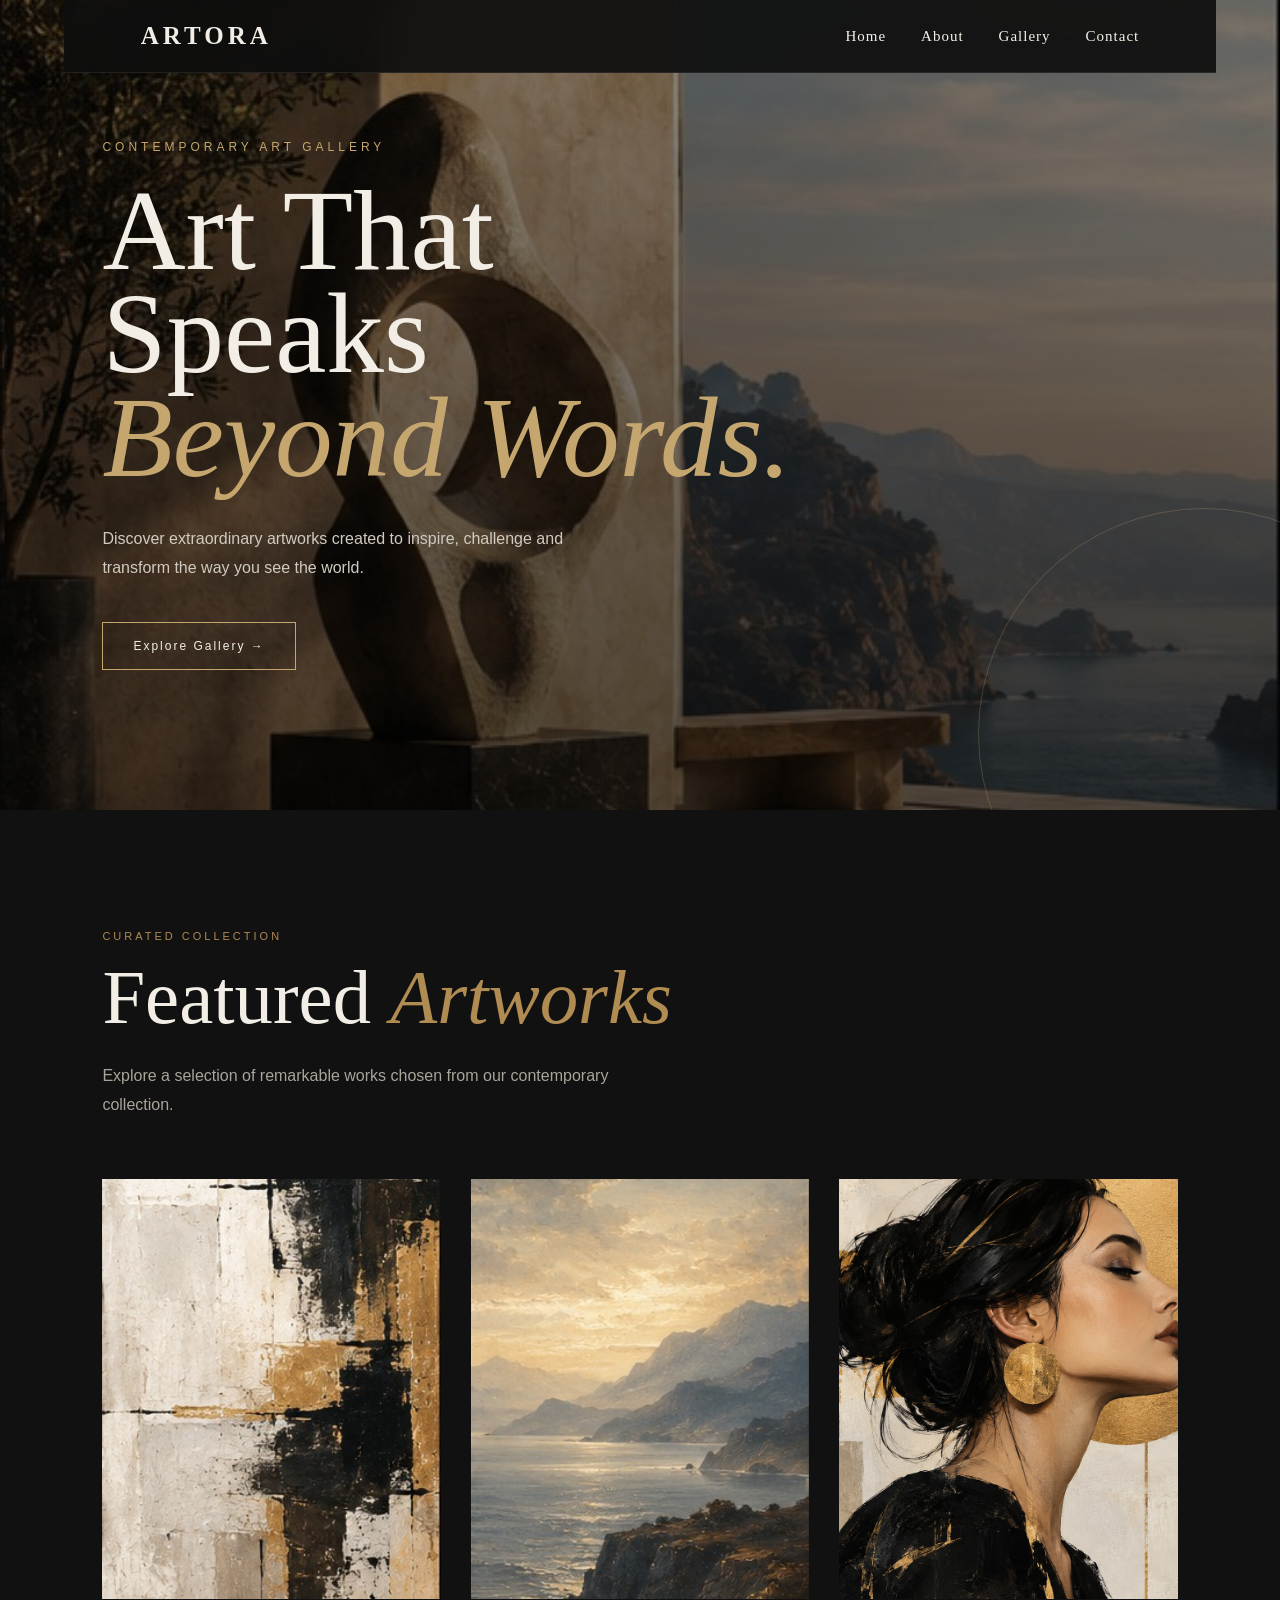
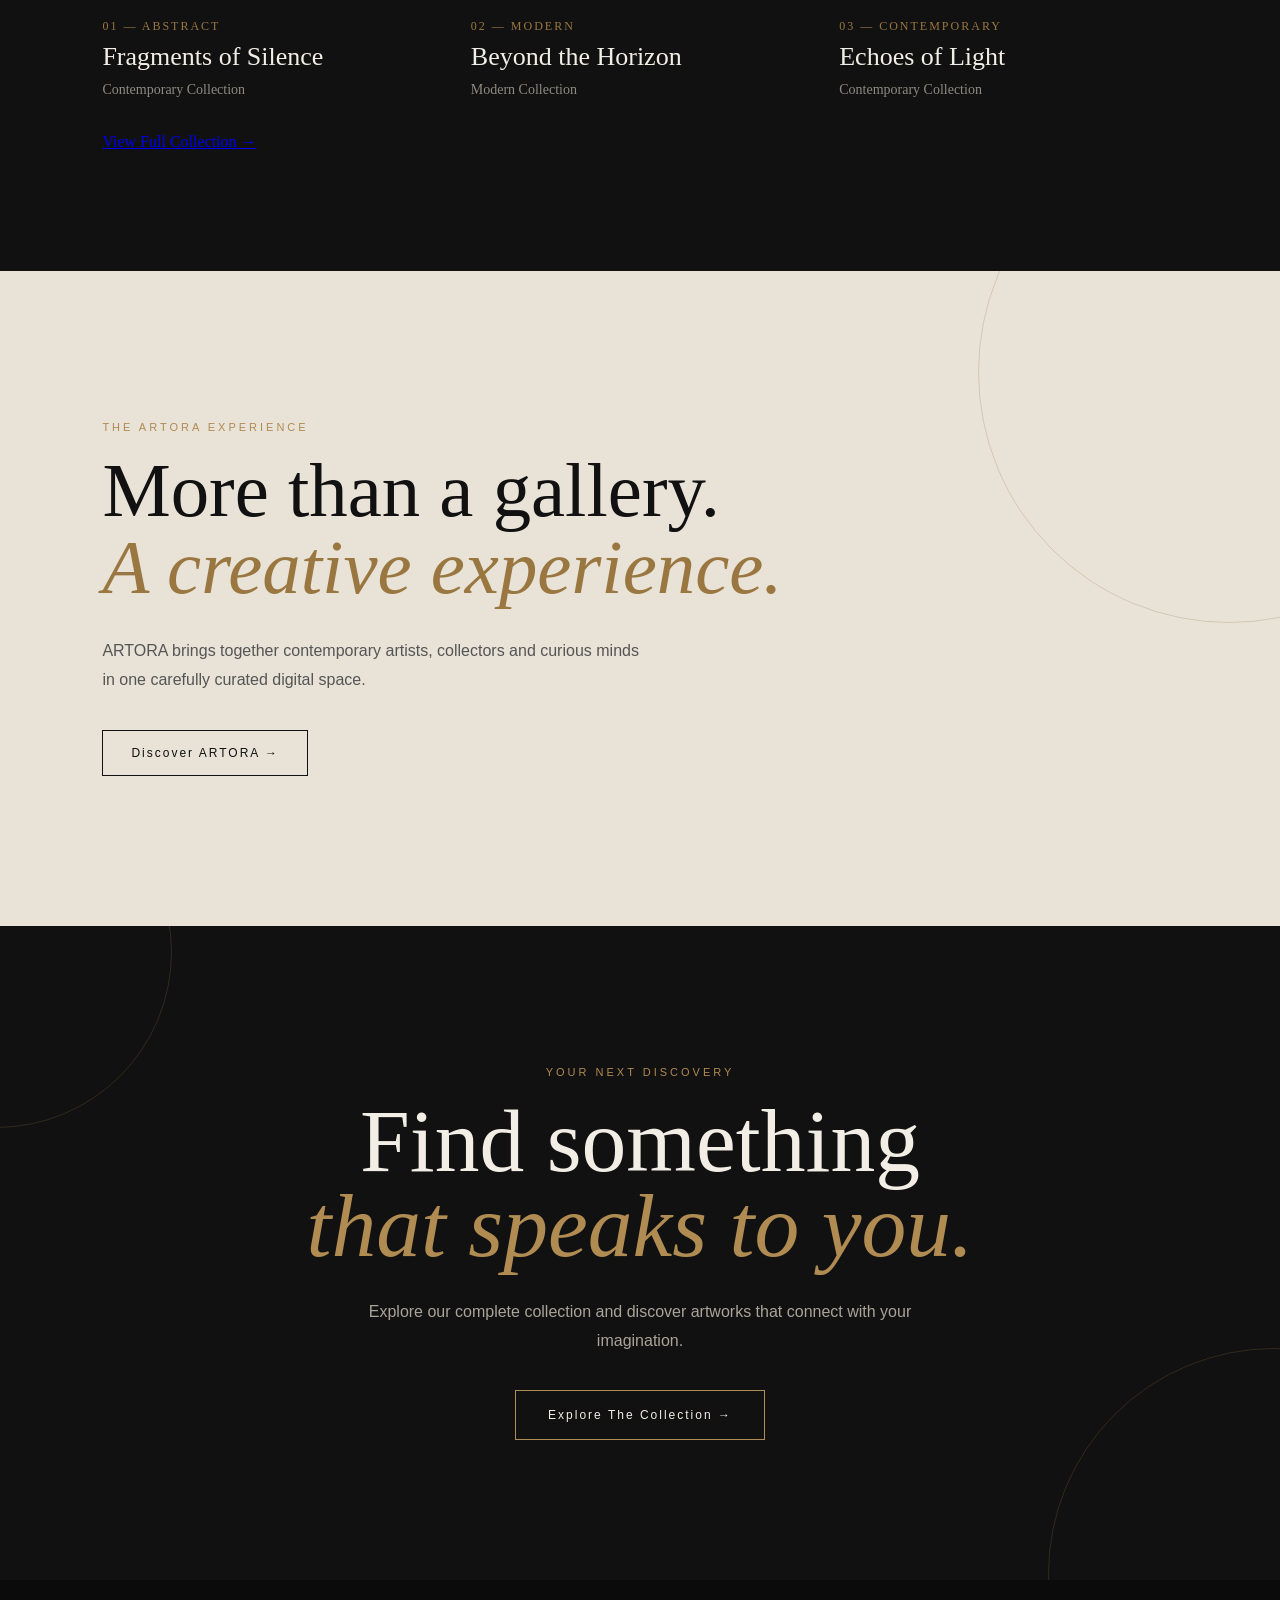
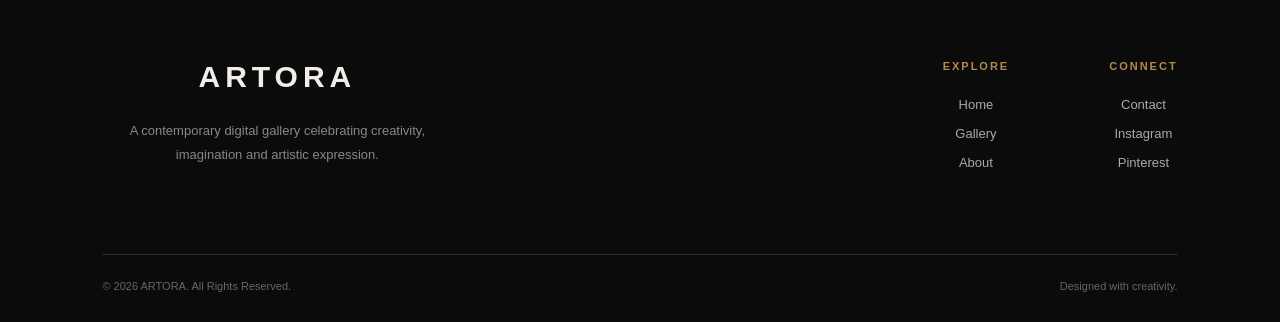
<file: index.html>
<!DOCTYPE html>
<html lang="en">
<head>
    <meta charset="UTF-8">
    <meta name="viewport" content="width=device-width, initial-scale=1.0">

    <title>ARTORA | Modern Art Gallery</title>

    <link rel="stylesheet" href="css/style.css">
</head>

<body>

    <!-- Navigation Bar -->
    <header>
        <nav class="navbar">

            <div class="logo">
                ARTORA
            </div>

            <ul class="nav-links">
                <li><a href="index.html">Home</a></li>
                <li><a href="about.html">About</a></li>
                <li><a href="gallery.html">Gallery</a></li>
                <li><a href="contact.html">Contact</a></li>
            </ul>

        </nav>
    </header>


    <!-- Hero Section -->
    <main>

        <section class="hero">

            <div class="hero-content">

                <p class="subtitle">CONTEMPORARY ART GALLERY</p>

                <h1>
                    Art That<br>
                    Speaks <span>Beyond Words.</span>
                </h1>

                <p class="hero-text">
                    Discover extraordinary artworks created to inspire,
                    challenge and transform the way you see the world.
                </p>

                <a href="gallery.html" class="hero-btn">
                    Explore Gallery →
                </a>

            </div>

        </section>

    
        <!-- Featured Artworks -->
    <section class="featured">

        <div class="section-heading">
            <p class="section-label">CURATED COLLECTION</p>

            <h2>Featured <span>Artworks</span></h2>

            <p class="section-description">
                Explore a selection of remarkable works chosen
                from our contemporary collection.
            </p>
        </div>


        <div class="art-grid">

            <!-- Artwork 1 -->
            <article class="art-card">
                <div class="art-image">
                    <img src="images/art-1.jpg" alt="Abstract artwork">
                </div>

                <div class="art-info">
                    <p>01 — ABSTRACT</p>
                    <h3>Fragments of Silence</h3>
                    <span>Contemporary Collection</span>
                </div>
            </article>


            <!-- Artwork 2 -->
            <article class="art-card">
                <div class="art-image">
                    <img src="images/art-2.jpg" alt="Modern artwork">
                </div>

                <div class="art-info">
                    <p>02 — MODERN</p>
                    <h3>Beyond the Horizon</h3>
                    <span>Modern Collection</span>
                </div>
            </article>


            <!-- Artwork 3 -->
            <article class="art-card">
                <div class="art-image">
                    <img src="images/art-3.png" alt="Contemporary artwork">
                </div>

                <div class="art-info">
                    <p>03 — CONTEMPORARY</p>
                    <h3>Echoes of Light</h3>
                    <span>Contemporary Collection</span>
                </div>
            </article>

        </div>


        <div class="section-button">
            <a href="gallery.html">View Full Collection →</a>
        </div>

    </section>
     <section class="about-preview">

        <div class="about-preview-content">

            <p class="section-label">
                THE ARTORA EXPERIENCE
            </p>

            <h2>
                More than a gallery.
                <span>A creative experience.</span>
            </h2>

            <p class="about-preview-text">
                ARTORA brings together contemporary artists,
                collectors and curious minds in one carefully
                curated digital space.
            </p>

            <a href="about.html" class="about-btn">
                Discover ARTORA →
            </a>

        </div>

    </section>
    <!-- FINAL CALL TO ACTION -->

<section class="final-cta">

    <div class="final-cta-content">

        <p class="section-label">
            YOUR NEXT DISCOVERY
        </p>

        <h2>
            Find something
            <span>that speaks to you.</span>
        </h2>

        <p>
            Explore our complete collection and discover
            artworks that connect with your imagination.
        </p>

        <a href="gallery.html" class="cta-button">
            Explore The Collection →
        </a>

    </div>

</section>

    </main>



    <!-- Footer -->


    <!-- Footer -->
    <!-- ==============================
     FOOTER
     ============================== -->

<footer class="site-footer">

    <div class="footer-main">

        <div class="footer-brand">

            <a href="index.html" class="footer-logo">
                ARTORA
            </a>

            <p>
                A contemporary digital gallery
                celebrating creativity, imagination
                and artistic expression.
            </p>

        </div>


        <div class="footer-links">

            <div>
                <h4>EXPLORE</h4>

                <a href="index.html">Home</a>
                <a href="gallery.html">Gallery</a>
                <a href="about.html">About</a>
            </div>


            <div>
                <h4>CONNECT</h4>

                <a href="contact.html">Contact</a>
                <a href="#">Instagram</a>
                <a href="#">Pinterest</a>
            </div>

        </div>

    </div>


    <div class="footer-bottom">

        <p>
            © 2026 ARTORA. All Rights Reserved.
        </p>

        <p>
            Designed with creativity.
        </p>

    </div>

</footer>


    <script src="js/script.js"></script>

</body>
</html>
</file>
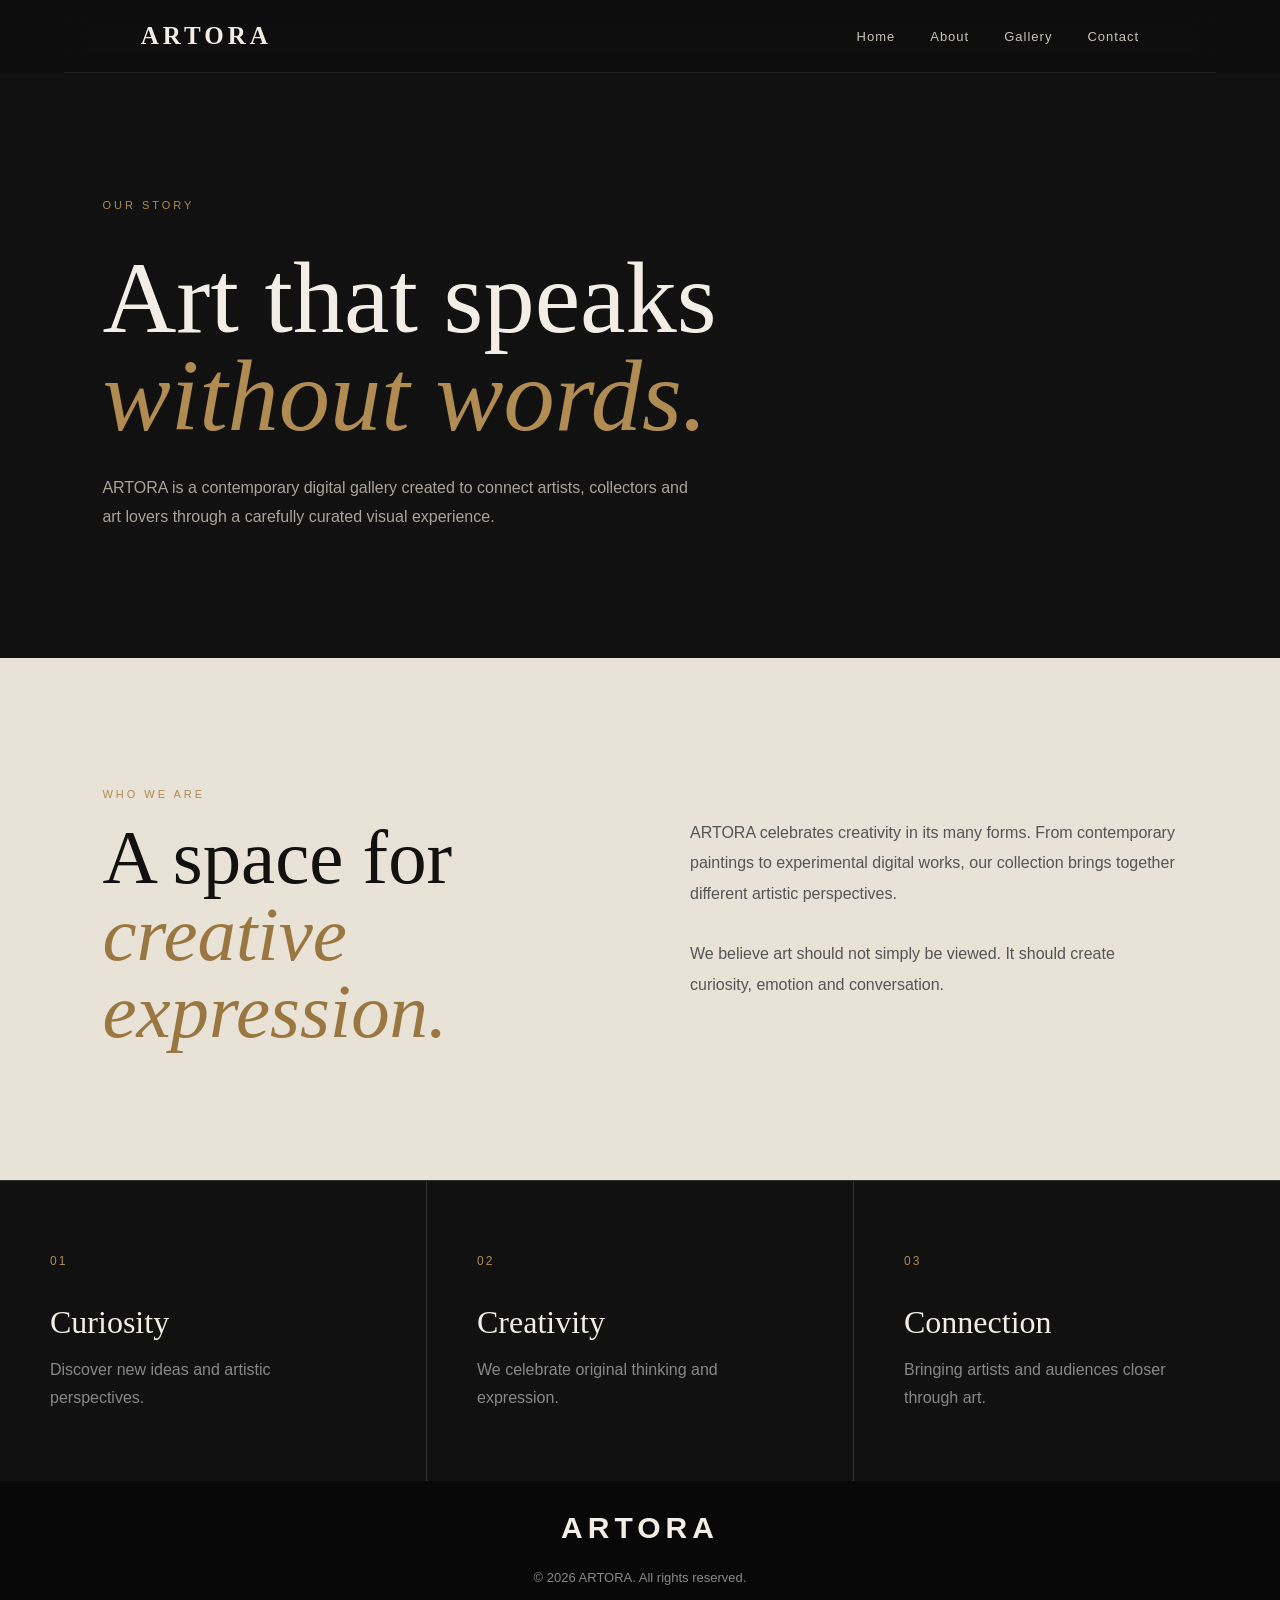
<file: about.html>
<!DOCTYPE html>
<html lang="en">
<head>
    <meta charset="UTF-8">
    <meta name="viewport" content="width=device-width, initial-scale=1.0">

    <title>About | ARTORA</title>

    <link rel="stylesheet" href="css/style.css">
</head>

<body>

    <!-- Navigation -->
    <header class="navbar">
        <a href="index.html" class="logo">ARTORA</a>

        <nav>
            <a href="index.html">Home</a>
            <a href="about.html">About</a>
            <a href="gallery.html">Gallery</a>
            <a href="contact.html">Contact</a>
        </nav>
    </header>


    <main>

        <!-- Page Introduction -->
        <section class="page-hero">

            <p class="section-label">OUR STORY</p>

            <h1>
                Art that speaks
                <span>without words.</span>
            </h1>

            <p>
                ARTORA is a contemporary digital gallery created
                to connect artists, collectors and art lovers
                through a carefully curated visual experience.
            </p>

        </section>


        <!-- About -->
        <section class="about-content">

            <div>
                <p class="section-label">WHO WE ARE</p>

                <h2>
                    A space for
                    <span>creative expression.</span>
                </h2>
            </div>

            <div class="about-text">

                <p>
                    ARTORA celebrates creativity in its many forms.
                    From contemporary paintings to experimental
                    digital works, our collection brings together
                    different artistic perspectives.
                </p>

                <p>
                    We believe art should not simply be viewed.
                    It should create curiosity, emotion and
                    conversation.
                </p>

            </div>

        </section>


        <!-- Values -->
        <section class="values">

            <div class="value-card">
                <span>01</span>
                <h3>Curiosity</h3>
                <p>
                    Discover new ideas and artistic perspectives.
                </p>
            </div>

            <div class="value-card">
                <span>02</span>
                <h3>Creativity</h3>
                <p>
                    We celebrate original thinking and expression.
                </p>
            </div>

            <div class="value-card">
                <span>03</span>
                <h3>Connection</h3>
                <p>
                    Bringing artists and audiences closer through art.
                </p>
            </div>

        </section>

    </main>


    <!-- Footer -->
    <footer>
        <div class="footer-logo">ARTORA</div>
        <p>© 2026 ARTORA. All rights reserved.</p>
    </footer>

</body>
</html>
</file>
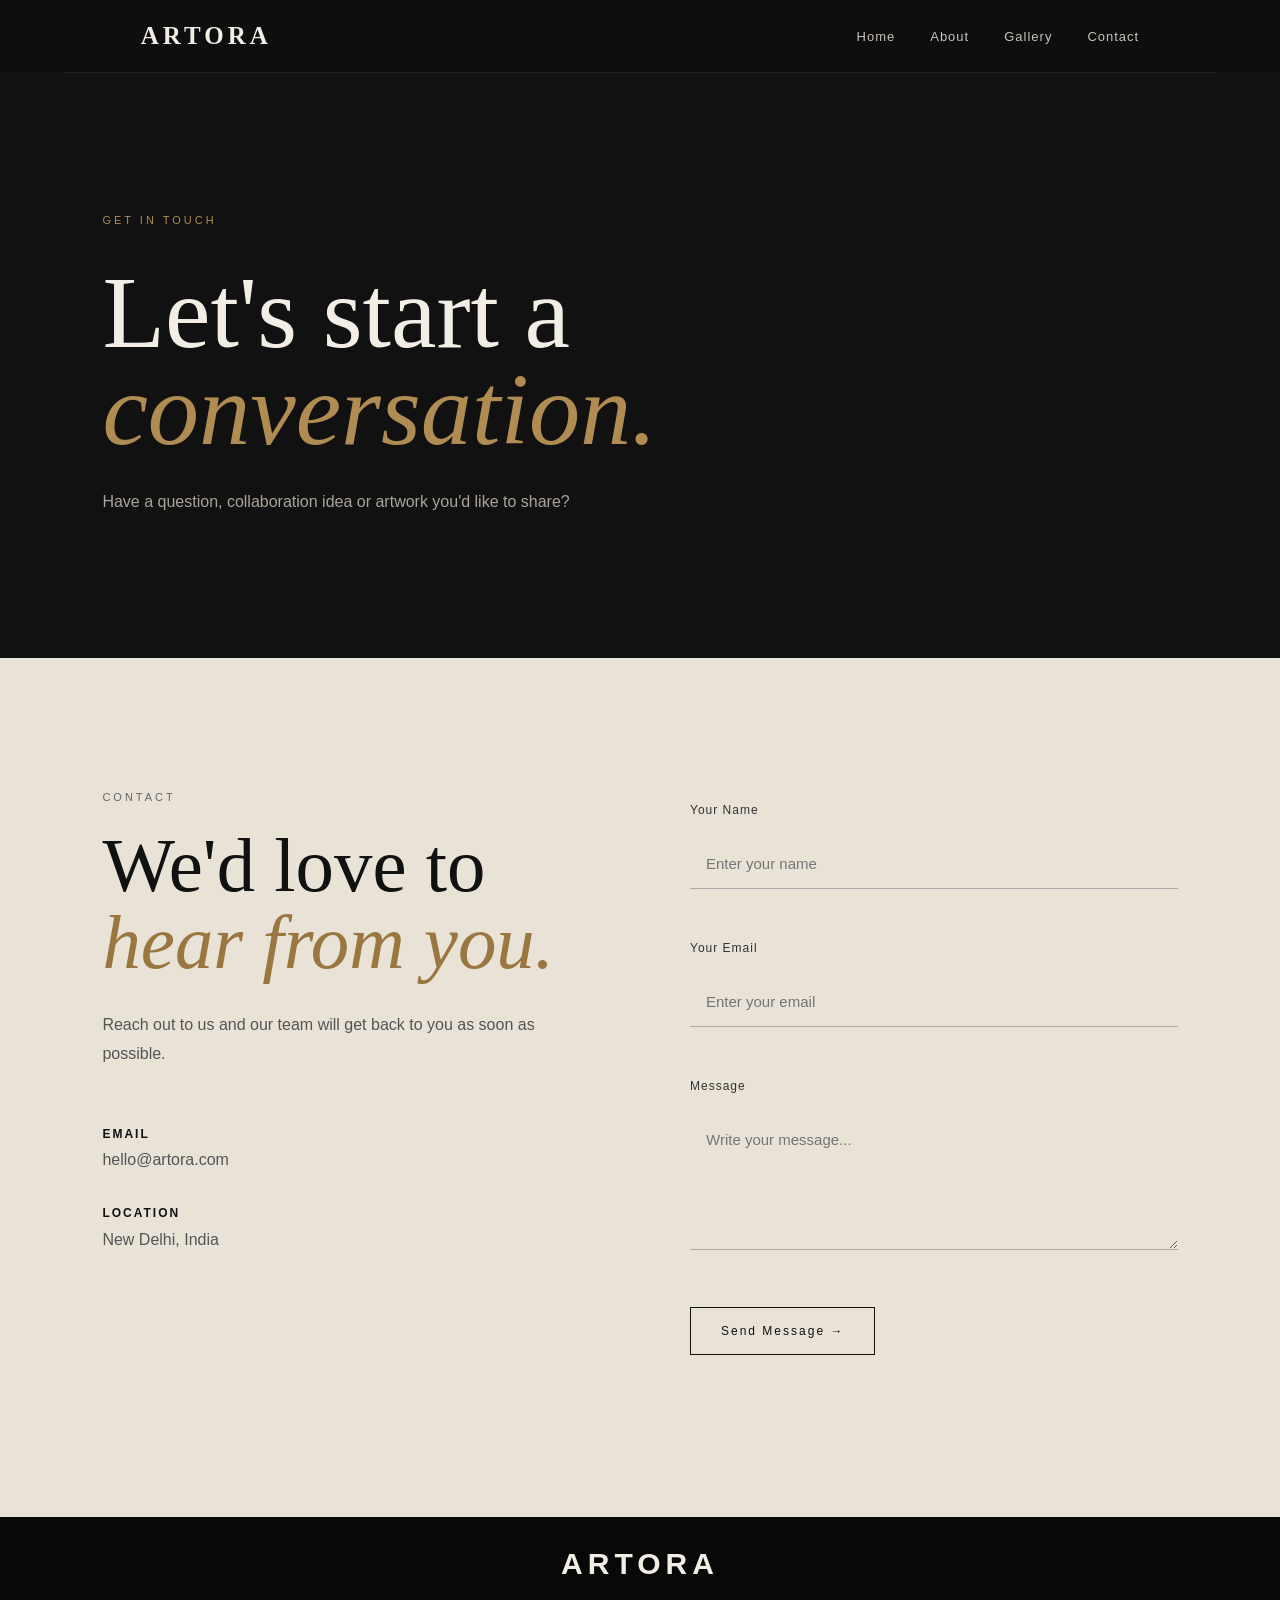
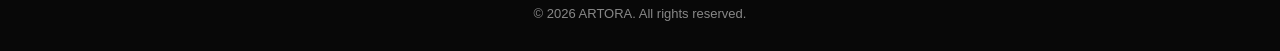
<file: contact.html>
<!DOCTYPE html>
<html lang="en">
<head>

    <meta charset="UTF-8">
    <meta name="viewport" content="width=device-width, initial-scale=1.0">

    <title>Contact | ARTORA</title>

    <link rel="stylesheet" href="css/style.css">

</head>

<body>

    <!-- Navigation -->
    <header class="navbar">

        <a href="index.html" class="logo">ARTORA</a>

        <nav>
            <a href="index.html">Home</a>
            <a href="about.html">About</a>
            <a href="gallery.html">Gallery</a>
            <a href="contact.html">Contact</a>
        </nav>

    </header>


    <main>

        <!-- Contact Introduction -->
        <section class="page-hero">

            <p class="section-label">GET IN TOUCH</p>

            <h1>
                Let's start a
                <span>conversation.</span>
            </h1>

            <p>
                Have a question, collaboration idea or artwork
                you'd like to share?
            </p>

        </section>


        <!-- Contact -->
        <section class="contact-section">

            <div class="contact-info">

                <p class="section-label">CONTACT</p>

                <h2>
                    We'd love to
                    <span>hear from you.</span>
                </h2>

                <p>
                    Reach out to us and our team will get back
                    to you as soon as possible.
                </p>


                <div class="contact-details">

                    <p>
                        <strong>Email</strong><br>
                        hello@artora.com
                    </p>

                    <p>
                        <strong>Location</strong><br>
                        New Delhi, India
                    </p>

                </div>

            </div>


            <!-- Contact Form -->
            <form class="contact-form">

                <label for="name">Your Name</label>

                <input
                    type="text"
                    id="name"
                    name="name"
                    placeholder="Enter your name"
                    required
                >


                <label for="email">Your Email</label>

                <input
                    type="email"
                    id="email"
                    name="email"
                    placeholder="Enter your email"
                    required
                >


                <label for="message">Message</label>

                <textarea
                    id="message"
                    name="message"
                    rows="6"
                    placeholder="Write your message..."
                    required
                ></textarea>


                <button type="submit">
                    Send Message →
                </button>
                <p id="successMessage" class="success-message"></p>

            </form>

        </section>

    </main>


    <!-- Footer -->
    <footer>

        <div class="footer-logo">
            ARTORA
        </div>

        <p>© 2026 ARTORA. All rights reserved.</p>

    </footer>

</body>
</html>
</file>
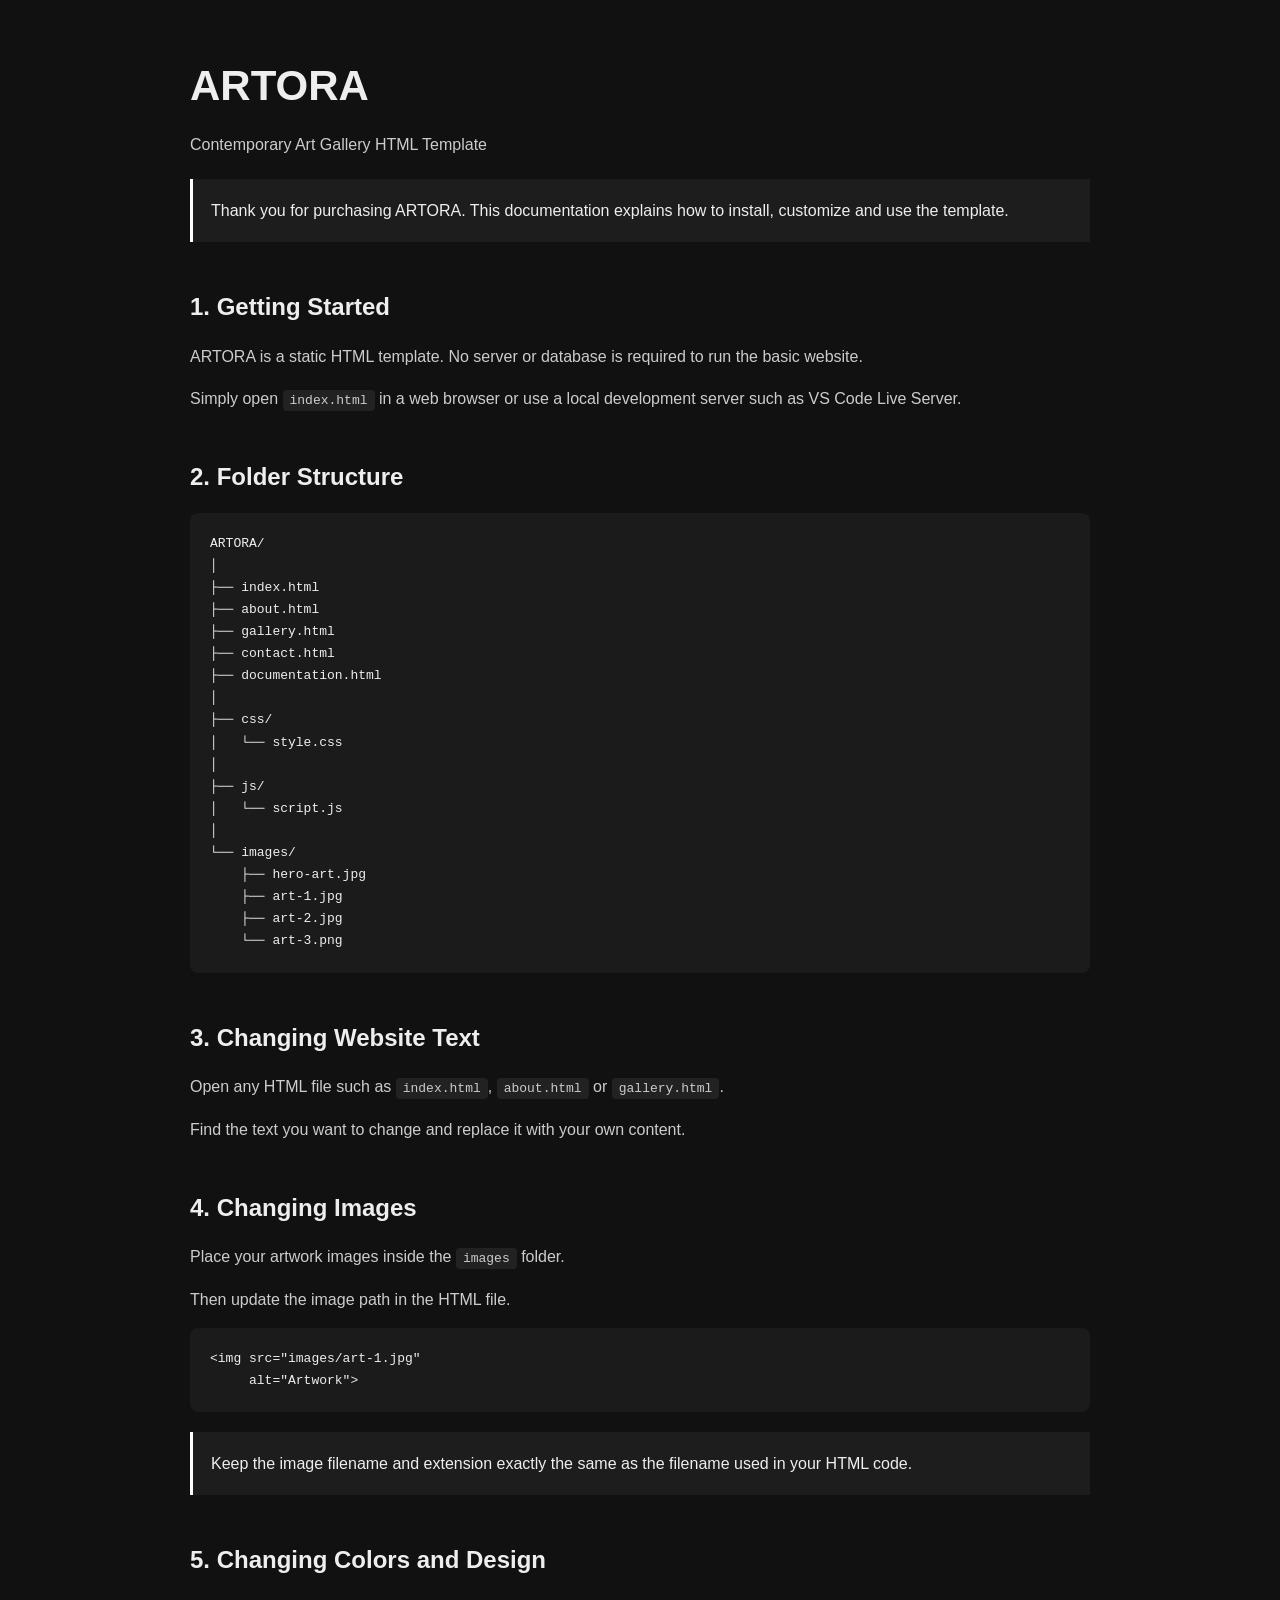
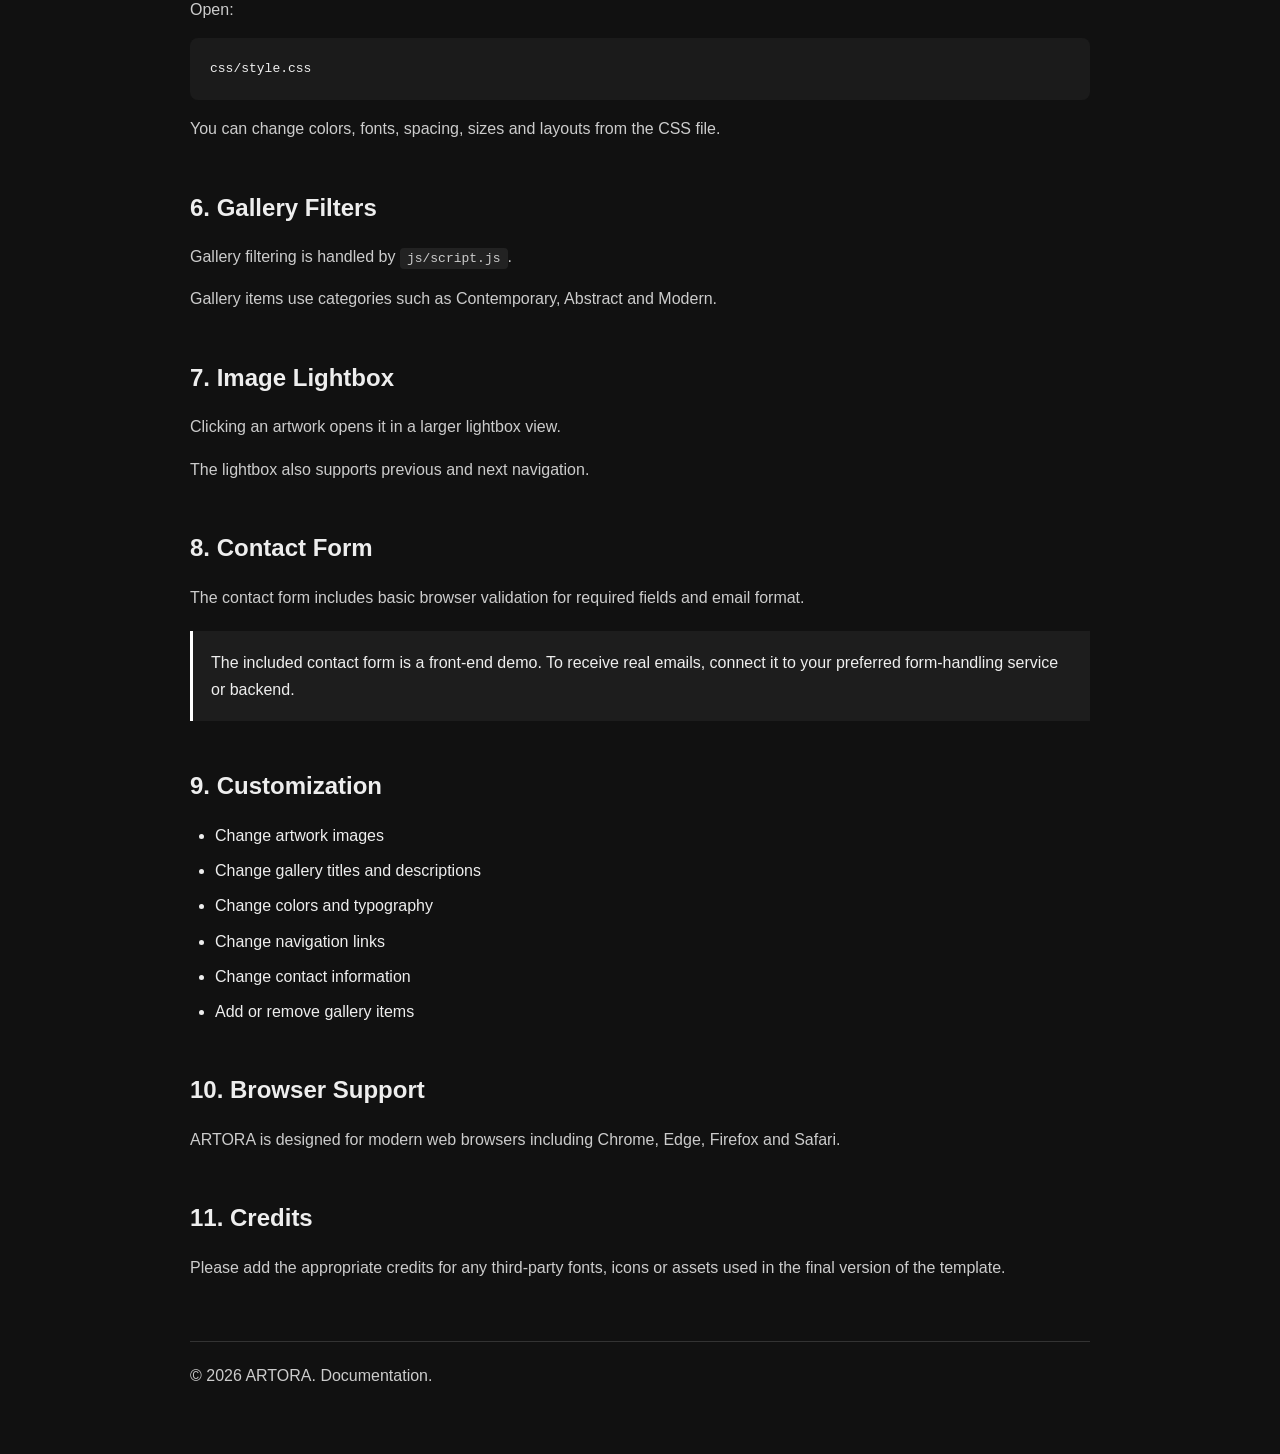
<file: documentation.html>
<!DOCTYPE html>
<html lang="en">

<head>

    <meta charset="UTF-8">

    <meta name="viewport"
          content="width=device-width, initial-scale=1.0">

    <title>ARTORA - Documentation</title>

    <style>

        * {
            box-sizing: border-box;
            margin: 0;
            padding: 0;
        }

        body {
            font-family: Arial, sans-serif;
            background: #111;
            color: #eee;
            line-height: 1.7;
            padding: 50px 20px;
        }

        .container {
            max-width: 900px;
            margin: auto;
        }

        h1 {
            font-size: 42px;
            margin-bottom: 10px;
        }

        h2 {
            margin-top: 45px;
            margin-bottom: 15px;
        }

        h3 {
            margin-top: 25px;
            margin-bottom: 10px;
        }

        p {
            margin-bottom: 15px;
            color: #ccc;
        }

        code {
            background: #222;
            padding: 3px 7px;
            border-radius: 4px;
        }

        pre {
            background: #1b1b1b;
            padding: 20px;
            overflow-x: auto;
            border-radius: 8px;
            margin: 15px 0;
        }

        .note {
            background: #1d1d1d;
            padding: 18px;
            border-left: 3px solid #fff;
            margin: 20px 0;
        }

        ul {
            margin-left: 25px;
            margin-bottom: 20px;
        }

        li {
            margin-bottom: 8px;
        }

        .footer {
            margin-top: 60px;
            padding-top: 20px;
            border-top: 1px solid #333;
            color: #888;
        }

    </style>

</head>


<body>

<div class="container">

    <h1>ARTORA</h1>

    <p>
        Contemporary Art Gallery HTML Template
    </p>

    <div class="note">

        Thank you for purchasing ARTORA.

        This documentation explains how to install,
        customize and use the template.

    </div>


    <h2>1. Getting Started</h2>

    <p>
        ARTORA is a static HTML template.
        No server or database is required to run the basic website.
    </p>

    <p>
        Simply open <code>index.html</code> in a web browser
        or use a local development server such as VS Code Live Server.
    </p>


    <h2>2. Folder Structure</h2>

<pre>
ARTORA/
│
├── index.html
├── about.html
├── gallery.html
├── contact.html
├── documentation.html
│
├── css/
│   └── style.css
│
├── js/
│   └── script.js
│
└── images/
    ├── hero-art.jpg
    ├── art-1.jpg
    ├── art-2.jpg
    └── art-3.png
</pre>


    <h2>3. Changing Website Text</h2>

    <p>
        Open any HTML file such as
        <code>index.html</code>,
        <code>about.html</code> or
        <code>gallery.html</code>.
    </p>

    <p>
        Find the text you want to change and replace it
        with your own content.
    </p>


    <h2>4. Changing Images</h2>

    <p>
        Place your artwork images inside the
        <code>images</code> folder.
    </p>

    <p>
        Then update the image path in the HTML file.
    </p>

<pre>
&lt;img src="images/art-1.jpg"
     alt="Artwork"&gt;
</pre>

    <div class="note">
        Keep the image filename and extension exactly the same
        as the filename used in your HTML code.
    </div>


    <h2>5. Changing Colors and Design</h2>

    <p>
        Open:
    </p>

<pre>
css/style.css
</pre>

    <p>
        You can change colors, fonts, spacing,
        sizes and layouts from the CSS file.
    </p>


    <h2>6. Gallery Filters</h2>

    <p>
        Gallery filtering is handled by
        <code>js/script.js</code>.
    </p>

    <p>
        Gallery items use categories such as
        Contemporary, Abstract and Modern.
    </p>


    <h2>7. Image Lightbox</h2>

    <p>
        Clicking an artwork opens it in a larger
        lightbox view.
    </p>

    <p>
        The lightbox also supports previous and next
        navigation.
    </p>


    <h2>8. Contact Form</h2>

    <p>
        The contact form includes basic browser validation
        for required fields and email format.
    </p>

    <div class="note">
        The included contact form is a front-end demo.
        To receive real emails, connect it to your preferred
        form-handling service or backend.
    </div>


    <h2>9. Customization</h2>

    <ul>

        <li>Change artwork images</li>

        <li>Change gallery titles and descriptions</li>

        <li>Change colors and typography</li>

        <li>Change navigation links</li>

        <li>Change contact information</li>

        <li>Add or remove gallery items</li>

    </ul>


    <h2>10. Browser Support</h2>

    <p>
        ARTORA is designed for modern web browsers
        including Chrome, Edge, Firefox and Safari.
    </p>


    <h2>11. Credits</h2>

    <p>
        Please add the appropriate credits for any
        third-party fonts, icons or assets used in the
        final version of the template.
    </p>


    <div class="footer">

        <p>
            © 2026 ARTORA. Documentation.
        </p>

    </div>

</div>

</body>

</html>
</file>
<file: css/style.css>
/* ==============================
   ARTORA - GLOBAL STYLES
   ============================== */

* {
    margin: 0;
    padding: 0;
    box-sizing: border-box;
}

html {
    scroll-behavior: smooth;
}

body {
    font-family: Georgia, "Times New Roman", serif;
    background: #0d0d0d;
    color: #f5f1e8;
}


/* ==============================
   NAVIGATION
   ============================== */

header {
    position: absolute;
    width: 100%;
    top: 0;
    left: 0;
    z-index: 1000;
}

.navbar {
    width: 90%;
    max-width: 1400px;
    margin: auto;

    display: flex;
    justify-content: space-between;
    align-items: center;

    padding: 30px 0;
}

.logo {
    font-size: 28px;
    font-weight: bold;
    letter-spacing: 5px;
}

.nav-links {
    display: flex;
    gap: 35px;
    list-style: none;
}

.nav-links a {
    color: #f5f1e8;
    text-decoration: none;
    font-size: 15px;
    letter-spacing: 1px;

    transition: 0.3s;
}

.nav-links a:hover {
    color: #c9a96e;
}


/* ==============================
   HERO SECTION
   ============================== */

.hero {
    min-height: 100vh;

    display: flex;
    align-items: center;

    padding: 120px 8%;

    background:
        linear-gradient(
            rgba(0, 0, 0, 0.55),
            rgba(0, 0, 0, 0.75)
        ),
        url("../images/hero-art.jpg");

    background-size: cover;
    background-position: center;
}

.hero-content {
    max-width: 800px;
}

.subtitle {
    font-family: Arial, sans-serif;
    font-size: 13px;
    letter-spacing: 4px;
    margin-bottom: 25px;
    color: #c9a96e;
}

.hero h1 {
    font-size: clamp(55px, 8vw, 110px);
    line-height: 0.95;
    font-weight: normal;
    margin-bottom: 30px;
}

.hero h1 span {
    color: #c9a96e;
    font-style: italic;
}

.hero-text {
    max-width: 550px;

    font-family: Arial, sans-serif;
    font-size: 17px;
    line-height: 1.8;

    color: #d0d0d0;

    margin-bottom: 40px;
}


/* ==============================
   BUTTON
   ============================== */

.hero-btn {
    display: inline-block;

    padding: 15px 30px;

    border: 1px solid #c9a96e;

    color: #f5f1e8;
    text-decoration: none;

    font-family: Arial, sans-serif;
    letter-spacing: 1px;

    transition: 0.4s;
}

.hero-btn:hover {
    background: #c9a96e;
    color: #0d0d0d;
}


/* ==============================
   FOOTER
   ============================== */

footer {
    padding: 30px;
    text-align: center;

    background: #080808;

    font-family: Arial, sans-serif;
    font-size: 13px;

    color: #888;
}


/* ==============================
   MOBILE
   ============================== */

@media (max-width: 768px) {

    .navbar {
        flex-direction: column;
        gap: 20px;
    }

    .nav-links {
        gap: 18px;
        flex-wrap: wrap;
        justify-content: center;
    }

    .hero {
        padding: 150px 7% 80px;
    }

    .hero h1 {
        font-size: 55px;
    }

    .hero-text {
        font-size: 15px;
    }
        /* Mobile Gallery */

    .gallery-grid {
        grid-template-columns: 1fr;
        gap: 30px;
    }

    .art-grid {
        grid-template-columns: 1fr;
        gap: 30px;
    }

    .gallery-item img,
    .art-image img {
        width: 100%;
        height: auto;
        max-width: 100%;
        object-fit: cover;
    }


    /* Mobile Sections */

    .page-hero {
        padding: 120px 6% 60px;
    }

    .about-content {
        grid-template-columns: 1fr;
        gap: 40px;
    }

    .contact-section {
        grid-template-columns: 1fr;
        gap: 50px;
    }


    /* Mobile Footer */

    footer {
        padding: 40px 20px;
        text-align: center;
    }


    /* Lightbox */

    .lightbox img {
        max-width: 90%;
        max-height: 80vh;
    }
}
/* =================================
   INNER PAGES
   ================================= */

.page-hero {
    padding: 160px 8% 100px;
    background: #111;
    color: #f2eee6;
}

.page-hero h1 {
    font-size: clamp(55px, 8vw, 110px);
    font-weight: normal;
    line-height: 0.95;
    margin: 20px 0 35px;
}

.page-hero h1 span {
    display: block;
    color: #b08b52;
    font-style: italic;
}

.page-hero > p:last-child {
    max-width: 550px;
    color: #bdb8ae;
    line-height: 1.8;
}


/* =================================
   ABOUT
   ================================= */

.about-content {
    display: grid;
    grid-template-columns: 1fr 1fr;
    gap: 80px;

    padding: 120px 8%;

    background: #f2eee6;
}

.about-content h2,
.contact-info h2 {
    font-size: clamp(40px, 5vw, 70px);
    font-weight: normal;
    line-height: 1;
}

.about-content h2 span,
.contact-info h2 span {
    color: #9a7740;
    font-style: italic;
}

.about-text {
    padding-top: 30px;
}

.about-text p {
    color: #555;
    line-height: 1.9;
    margin-bottom: 25px;
}


/* =================================
   VALUES
   ================================= */

.values {
    display: grid;
    grid-template-columns: repeat(3, 1fr);
    gap: 1px;

    background: #c8c1b5;
}

.value-card {
    padding: 70px 8%;
    background: #e8e2d7;
}

.value-card span {
    color: #9a7740;
    font-size: 13px;
}

.value-card h3 {
    font-size: 30px;
    font-weight: normal;
    margin: 25px 0 15px;
}

.value-card p {
    color: #666;
    line-height: 1.7;
}


/* =================================
   GALLERY
   ================================= */

.gallery-grid {
    display: grid;
    grid-template-columns: repeat(3, 1fr);
    gap: 40px;

    padding: 100px 8%;

    background: #f2eee6;
}

.gallery-placeholder {
    height: 420px;

    display: flex;
    align-items: center;
    justify-content: center;

    background: #d8d1c5;
    color: #777;

    font-family: Arial, sans-serif;
    letter-spacing: 2px;

    transition: 0.4s;
}

.gallery-item:hover .gallery-placeholder {
    background: #c9c0b2;
}

.gallery-item h3 {
    font-size: 24px;
    font-weight: normal;
    margin: 20px 0 8px;
}

.gallery-item p {
    color: #777;

    font-family: Arial, sans-serif;
    font-size: 13px;
}


/* =================================
   CONTACT
   ================================= */

.contact-section {
    display: grid;
    grid-template-columns: 1fr 1fr;
    gap: 100px;

    padding: 120px 8%;

    background: #f2eee6;
}

.contact-info > p {
    color: #666;
    line-height: 1.8;
    max-width: 450px;
}

.contact-details {
    margin-top: 50px;
}

.contact-details p {
    color: #555;
    line-height: 1.7;
    margin-bottom: 25px;
}

.contact-details strong {
    color: #111;
}


/* =================================
   CONTACT FORM
   ================================= */

.contact-form {
    display: flex;
    flex-direction: column;
    gap: 12px;
}

.contact-form label {
    font-family: Arial, sans-serif;
    font-size: 12px;
    letter-spacing: 1px;
    margin-top: 15px;
}

.contact-form input,
.contact-form textarea {
    width: 100%;
    padding: 16px;

    border: 1px solid #c7c0b5;
    background: transparent;

    font-family: Arial, sans-serif;
    font-size: 14px;

    outline: none;
}

.contact-form input:focus,
.contact-form textarea:focus {
    border-color: #9a7740;
}

.contact-form button {
    margin-top: 20px;
    padding: 17px 25px;

    border: 1px solid #111;

    background: #111;
    color: #f2eee6;

    cursor: pointer;

    font-family: Arial, sans-serif;
    letter-spacing: 1px;

    transition: 0.3s;
}

.contact-form button:hover {
    background: transparent;
    color: #111;
}


/* =================================
   MOBILE
   ================================= */

@media (max-width: 768px) {

    .page-hero {
        padding: 120px 7% 80px;
    }

    .about-content,
    .contact-section {
        grid-template-columns: 1fr;
        gap: 50px;

        padding: 80px 7%;
    }

    .values {
        grid-template-columns: 1fr;
    }

    .gallery-grid {
        grid-template-columns: 1fr;

        padding: 70px 7%;
    }

}
/* ==============================
   FEATURED ARTWORKS
   ============================== */

.art-grid {
    display: grid;
    grid-template-columns: repeat(3, 1fr);
    gap: 30px;
    width: 100%;
}

.art-card {
    width: 100%;
    min-width: 0;
}

.art-image {
    width: 100%;
    height: 420px;
    overflow: hidden;
}

.art-image img {
    width: 100%;
    height: 100%;
    object-fit: cover;
    display: block;
}

.art-info {
    padding: 20px 0 40px;
}

.art-info p {
    font-size: 12px;
    letter-spacing: 1.5px;
}

.art-info h3 {
    margin: 10px 0;
}


/* Mobile */
@media (max-width: 768px) {

    .art-grid {
        grid-template-columns: 1fr;
    }

    .art-image {
        height: 400px;
    }

}
/* ==============================
   ART CARD PREMIUM EFFECT
   ============================== */

.art-card {
    position: relative;
    cursor: pointer;
}

.art-image {
    position: relative;
    overflow: hidden;
}

.art-image img {
    transition: transform 0.6s ease;
}

/* Image zoom on hover */
.art-card:hover .art-image img {
    transform: scale(1.05);
}

/* Dark overlay */
.art-image::after {
    content: "";
    position: absolute;
    inset: 0;
    background: rgba(0, 0, 0, 0.15);
    opacity: 0;
    transition: opacity 0.4s ease;
}

.art-card:hover .art-image::after {
    opacity: 1;
}

/* Artwork information */
.art-info {
    padding: 20px 0 35px;
}

.art-info p {
    margin: 0 0 8px;
    color: #9a7740;
    font-size: 12px;
    letter-spacing: 2px;
}

.art-info h3 {
    margin: 0 0 8px;
    font-size: 26px;
    font-weight: normal;
}

.art-info span {
    color: #777;
    font-size: 14px;
}
/* ==============================
   PREMIUM NAVBAR
   ============================== */

.navbar {
    position: sticky;
    top: 0;
    z-index: 1000;

    display: flex;
    align-items: center;
    justify-content: space-between;

    padding: 22px 6%;

    background: rgba(15, 15, 15, 0.92);
    backdrop-filter: blur(12px);

    border-bottom: 1px solid rgba(255, 255, 255, 0.08);
}


/* Logo */

.logo {
    color: #f2eee6;
    text-decoration: none;

    font-size: 25px;
    font-weight: 600;
    letter-spacing: 4px;
}


/* Navigation */

.navbar nav {
    display: flex;
    align-items: center;
    gap: 35px;
}

.navbar nav a {
    position: relative;

    color: #c9c4ba;
    text-decoration: none;

    font-family: Arial, sans-serif;
    font-size: 13px;
    letter-spacing: 1px;

    transition: color 0.3s ease;
}


/* Hover line */

.navbar nav a::after {
    content: "";

    position: absolute;
    left: 0;
    bottom: -7px;

    width: 0;
    height: 1px;

    background: #b08b52;

    transition: width 0.3s ease;
}

.navbar nav a:hover {
    color: #ffffff;
}

.navbar nav a:hover::after {
    width: 100%;
}


/* ==============================
   MOBILE NAVBAR
   ============================== */

@media (max-width: 768px) {

    .navbar {
        padding: 18px 6%;
    }

    .navbar nav {
        gap: 15px;
    }

    .navbar nav a {
        font-size: 11px;
    }

    .logo {
        font-size: 19px;
        letter-spacing: 3px;
    }

}
/* ==============================
   PREMIUM HERO SECTION
   ============================== */

.hero {
    min-height: 90vh;

    display: flex;
    align-items: center;

    position: relative;
    overflow: hidden;

    padding: 100px 8%;

    background:
        linear-gradient(
            rgba(0, 0, 0, 0.45),
            rgba(0, 0, 0, 0.65)
        ),
        url("../images/hero-art.jpg") center/cover no-repeat;

    color: #f2eee6;
}


/* Hero content */

.hero-content {
    max-width: 850px;
    position: relative;
    z-index: 2;
}

.hero-label {
    font-family: Arial, sans-serif;
    font-size: 12px;
    letter-spacing: 4px;
    color: #c5a66f;
    margin-bottom: 25px;
}

.hero h1 {
    font-size: clamp(55px, 9vw, 125px);
    font-weight: normal;
    line-height: 0.9;

    margin: 0 0 35px;
}

.hero h1 span {
    display: block;
    color: #c5a66f;
    font-style: italic;
}

.hero-description {
    max-width: 520px;

    color: #d0cbc1;

    font-family: Arial, sans-serif;
    font-size: 16px;
    line-height: 1.8;

    margin-bottom: 40px;
}


/* Hero button */

.hero-button {
    display: inline-block;

    padding: 16px 30px;

    border: 1px solid #c5a66f;

    color: #f2eee6;
    text-decoration: none;

    font-family: Arial, sans-serif;
    font-size: 12px;
    letter-spacing: 2px;

    transition: all 0.3s ease;
}

.hero-button:hover {
    background: #c5a66f;
    color: #111;
}


/* Decorative circle */

.hero::before {
    content: "";

    position: absolute;

    width: 450px;
    height: 450px;

    border: 1px solid rgba(197, 166, 111, 0.25);
    border-radius: 50%;

    right: -150px;
    bottom: -150px;
}


/* Mobile */

@media (max-width: 768px) {

    .hero {
        min-height: 80vh;
        padding: 80px 7%;
    }

    .hero h1 {
        font-size: 60px;
    }

    .hero-description {
        font-size: 14px;
    }

}
/* ==============================
   PREMIUM HERO SECTION
   ============================== */

.hero {
    min-height: 90vh;

    display: flex;
    align-items: center;

    position: relative;
    overflow: hidden;

    padding: 100px 8%;

    background:
        linear-gradient(
            rgba(0, 0, 0, 0.45),
            rgba(0, 0, 0, 0.65)
        ),
        url("../images/hero-art.jpg") center/cover no-repeat;

    color: #f2eee6;
}


/* Hero Content */

.hero-content {
    max-width: 850px;
    position: relative;
    z-index: 2;
}


/* Small heading */

.subtitle {
    font-family: Arial, sans-serif;
    font-size: 12px;
    letter-spacing: 4px;
    color: #c5a66f;

    margin-bottom: 25px;
}


/* Main heading */

.hero h1 {
    font-size: clamp(55px, 9vw, 125px);
    font-weight: normal;
    line-height: 0.9;

    margin: 0 0 35px;
}

.hero h1 span {
    display: block;

    color: #c5a66f;
    font-style: italic;
}


/* Description */

.hero-text {
    max-width: 520px;

    color: #d0cbc1;

    font-family: Arial, sans-serif;
    font-size: 16px;
    line-height: 1.8;

    margin-bottom: 40px;
}


/* Explore button */

.hero-btn {
    display: inline-block;

    padding: 16px 30px;

    border: 1px solid #c5a66f;

    color: #f2eee6;
    text-decoration: none;

    font-family: Arial, sans-serif;
    font-size: 12px;
    letter-spacing: 2px;

    transition: all 0.3s ease;
}

.hero-btn:hover {
    background: #c5a66f;
    color: #111;
}


/* Decorative circle */

.hero::before {
    content: "";

    position: absolute;

    width: 450px;
    height: 450px;

    border: 1px solid rgba(197, 166, 111, 0.25);

    border-radius: 50%;

    right: -150px;
    bottom: -150px;
}


/* Mobile */

@media (max-width: 768px) {

    .hero {
        min-height: 80vh;
        padding: 80px 7%;
    }

    .hero h1 {
        font-size: 60px;
    }

    .hero-text {
        font-size: 14px;
    }

}
/* ==============================
   FEATURED SECTION
   ============================== */

.featured {
    padding: 120px 8%;
    background: #111;
    color: #f2eee6;
}

.section-heading {
    max-width: 700px;
    margin-bottom: 60px;
}

.section-label {
    color: #b08b52;
    font-family: Arial, sans-serif;
    font-size: 11px;
    letter-spacing: 3px;
    margin-bottom: 18px;
}

.section-heading h2 {
    font-size: clamp(45px, 6vw, 80px);
    font-weight: normal;
    line-height: 1;
    margin: 0 0 25px;
}

.section-heading h2 span {
    color: #b08b52;
    font-style: italic;
}

.section-description {
    max-width: 550px;
    color: #aaa49a;
    font-family: Arial, sans-serif;
    line-height: 1.8;
}


/* Artwork card text */

.art-info {
    color: #f2eee6;
}

.art-info h3 {
    color: #f2eee6;
    transition: color 0.3s ease;
}

.art-card:hover .art-info h3 {
    color: #b08b52;
}

.art-info span {
    color: #8f8a82;
}
/* ==============================
   ABOUT PREVIEW
   ============================== */

.about-preview {
    position: relative;

    padding: 150px 8%;

    background: #e8e2d7;

    overflow: hidden;
}

.about-preview-content {
    max-width: 850px;
    position: relative;
    z-index: 2;
}

.about-preview h2 {
    max-width: 800px;

    font-size: clamp(45px, 6vw, 85px);
    font-weight: normal;

    line-height: 1;

    margin: 20px 0 30px;

    color: #111;
}

.about-preview h2 span {
    display: block;

    color: #9a7740;
    font-style: italic;
}

.about-preview-text {
    max-width: 550px;

    color: #555;

    font-family: Arial, sans-serif;

    line-height: 1.8;

    margin-bottom: 35px;
}


/* Button */

.about-btn {
    display: inline-block;

    padding: 15px 28px;

    border: 1px solid #111;

    color: #111;

    text-decoration: none;

    font-family: Arial, sans-serif;

    font-size: 12px;
    letter-spacing: 2px;

    transition: all 0.3s ease;
}

.about-btn:hover {
    background: #111;
    color: #f2eee6;
}


/* Decorative circle */

.about-preview::after {
    content: "";

    position: absolute;

    width: 500px;
    height: 500px;

    border: 1px solid rgba(154, 119, 64, 0.25);

    border-radius: 50%;

    right: -200px;
    top: -150px;
}


/* Mobile */

@media (max-width: 768px) {

    .about-preview {
        padding: 100px 7%;
    }

}
/* ==============================
   FINAL CTA
   ============================== */

.final-cta {
    position: relative;

    padding: 140px 8%;

    background: #111;
    color: #f2eee6;

    text-align: center;

    overflow: hidden;
}

.final-cta-content {
    max-width: 850px;
    margin: 0 auto;

    position: relative;
    z-index: 2;
}

.final-cta h2 {
    font-size: clamp(45px, 7vw, 90px);
    font-weight: normal;

    line-height: 0.95;

    margin: 20px 0 30px;
}

.final-cta h2 span {
    display: block;

    color: #b08b52;
    font-style: italic;
}

.final-cta p:not(.section-label) {
    max-width: 550px;

    margin: 0 auto 35px;

    color: #aaa49a;

    font-family: Arial, sans-serif;

    line-height: 1.8;
}


/* CTA Button */

.cta-button {
    display: inline-block;

    padding: 17px 32px;

    border: 1px solid #b08b52;

    color: #f2eee6;

    text-decoration: none;

    font-family: Arial, sans-serif;

    font-size: 12px;
    letter-spacing: 2px;

    transition: 0.3s ease;
}

.cta-button:hover {
    background: #b08b52;
    color: #111;
}


/* Decorative circles */

.final-cta::before,
.final-cta::after {
    content: "";

    position: absolute;

    border: 1px solid rgba(176, 139, 82, 0.2);

    border-radius: 50%;
}

.final-cta::before {
    width: 350px;
    height: 350px;

    left: -180px;
    top: -150px;
}

.final-cta::after {
    width: 450px;
    height: 450px;

    right: -220px;
    bottom: -220px;
}


/* Mobile */

@media (max-width: 768px) {

    .final-cta {
        padding: 100px 7%;
    }

}
/* ==============================
   PREMIUM FOOTER
   ============================== */

.site-footer {
    background: #0b0b0b;
    color: #f2eee6;

    padding: 80px 8% 30px;
}


/* Main footer */

.footer-main {
    display: flex;
    justify-content: space-between;

    gap: 80px;

    padding-bottom: 70px;

    border-bottom: 1px solid rgba(255, 255, 255, 0.12);
}


/* Brand */

.footer-brand {
    max-width: 400px;
}

.footer-logo {
    display: inline-block;

    color: #f2eee6;

    text-decoration: none;

    font-size: 30px;
    font-weight: 600;

    letter-spacing: 5px;

    margin-bottom: 25px;
}

.footer-brand p {
    color: #888;

    font-family: Arial, sans-serif;

    line-height: 1.8;

    max-width: 350px;
}


/* Footer links */

.footer-links {
    display: flex;
    gap: 100px;
}

.footer-links h4 {
    font-family: Arial, sans-serif;

    font-size: 11px;

    letter-spacing: 2px;

    color: #b08b52;

    margin-bottom: 25px;
}

.footer-links a {
    display: block;

    color: #aaa;

    text-decoration: none;

    font-family: Arial, sans-serif;

    font-size: 13px;

    margin-bottom: 14px;

    transition: color 0.3s ease;
}

.footer-links a:hover {
    color: #f2eee6;
}


/* Bottom */

.footer-bottom {
    display: flex;

    justify-content: space-between;

    gap: 30px;

    padding-top: 25px;
}

.footer-bottom p {
    color: #666;

    font-family: Arial, sans-serif;

    font-size: 11px;
}


/* Mobile */

@media (max-width: 768px) {

    .site-footer {
        padding: 60px 7% 25px;
    }

    .footer-main {
        flex-direction: column;

        gap: 50px;
    }

    .footer-links {
        gap: 60px;
    }

    .footer-bottom {
        flex-direction: column;

        gap: 5px;
    }

}
/* ==============================
   GALLERY FILTER
   ============================== */

.gallery-filter {
    display: flex;
    justify-content: center;
    flex-wrap: wrap;

    gap: 12px;

    padding: 50px 8% 20px;

    background: #f2eee6;
}

.filter-btn {
    padding: 12px 22px;

    border: 1px solid #c8c1b5;

    background: transparent;
    color: #555;

    cursor: pointer;

    font-family: Arial, sans-serif;
    font-size: 12px;
    letter-spacing: 1px;

    transition: 0.3s ease;
}

.filter-btn:hover,
.filter-btn.active {
    background: #111;
    color: #f2eee6;
    border-color: #111;
}


/* Hidden gallery item */

.gallery-item.hidden {
    display: none;
}
/* ==============================
   IMAGE LIGHTBOX
   ============================== */

.lightbox {
    position: fixed;

    inset: 0;

    background: rgba(0, 0, 0, 0.92);

    display: none;

    align-items: center;
    justify-content: center;

    padding: 40px;

    z-index: 9999;
}

.lightbox.show {
    display: flex;
}

.lightbox img {
    max-width: 90%;
    max-height: 85vh;

    object-fit: contain;

    box-shadow: 0 20px 60px rgba(0, 0, 0, 0.5);
}


/* Close button */

.lightbox-close {
    position: absolute;

    top: 25px;
    right: 35px;

    background: none;
    border: none;

    color: white;

    font-size: 45px;

    cursor: pointer;

    line-height: 1;
}

.lightbox-close:hover {
    color: #b08b52;
}
/* ==============================
   LIGHTBOX NAVIGATION
   ============================== */

.lightbox-prev,
.lightbox-next {
    position: absolute;

    top: 50%;
    transform: translateY(-50%);

    width: 55px;
    height: 55px;

    border: 1px solid rgba(255, 255, 255, 0.4);

    background: rgba(0, 0, 0, 0.4);

    color: white;

    font-size: 24px;

    cursor: pointer;

    transition: 0.3s ease;
}

.lightbox-prev {
    left: 30px;
}

.lightbox-next {
    right: 30px;
}

.lightbox-prev:hover,
.lightbox-next:hover {
    background: #b08b52;
    border-color: #b08b52;
    color: #111;
}


@media (max-width: 768px) {

    .lightbox-prev {
        left: 10px;
    }

    .lightbox-next {
        right: 10px;
    }

    .lightbox-prev,
    .lightbox-next {
        width: 45px;
        height: 45px;
    }

}
/* ==============================
   ABOUT PAGE
   ============================== */

.page-hero {
    min-height: 65vh;

    display: flex;
    flex-direction: column;
    justify-content: center;

    padding: 120px 8%;

    background: #111;
    color: #f2eee6;
}

.page-hero h1 {
    max-width: 900px;

    font-size: clamp(55px, 8vw, 110px);
    font-weight: normal;

    line-height: 0.95;

    margin: 20px 0 30px;
}

.page-hero h1 span {
    display: block;

    color: #b08b52;
    font-style: italic;
}

.page-hero > p:last-child {
    max-width: 600px;

    color: #aaa49a;

    font-family: Arial, sans-serif;

    line-height: 1.8;
}


/* ==============================
   ABOUT CONTENT
   ============================== */

.about-content {
    display: grid;

    grid-template-columns: 1fr 1fr;

    gap: 100px;

    padding: 130px 8%;

    background: #e8e2d7;

    color: #111;
}

.about-content h2 {
    max-width: 600px;

    font-size: clamp(45px, 6vw, 80px);
    font-weight: normal;

    line-height: 1;

    margin-top: 20px;
}

.about-content h2 span {
    display: block;

    color: #9a7740;
    font-style: italic;
}

.about-text {
    max-width: 550px;
}

.about-text p {
    color: #555;

    font-family: Arial, sans-serif;

    font-size: 16px;
    line-height: 1.9;

    margin-bottom: 30px;
}


/* ==============================
   VALUES
   ============================== */

.values {
    display: grid;

    grid-template-columns: repeat(3, 1fr);

    gap: 1px;

    background: #333;

    border-top: 1px solid #333;
}

.value-card {
    padding: 70px 50px;

    background: #111;
    color: #f2eee6;

    min-height: 260px;
}

.value-card > span {
    color: #b08b52;

    font-family: Arial, sans-serif;

    font-size: 12px;
    letter-spacing: 2px;
}

.value-card h3 {
    font-size: 32px;

    font-weight: normal;

    margin: 35px 0 15px;
}

.value-card p {
    max-width: 280px;

    color: #888;

    font-family: Arial, sans-serif;

    line-height: 1.7;
}


/* ==============================
   ABOUT MOBILE
   ============================== */

@media (max-width: 768px) {

    .page-hero {
        min-height: 60vh;

        padding: 90px 7%;
    }

    .about-content {
        grid-template-columns: 1fr;

        gap: 50px;

        padding: 90px 7%;
    }

    .values {
        grid-template-columns: 1fr;
    }

    .value-card {
        padding: 50px 7%;
    }

}
/* ==============================
   CONTACT PAGE
   ============================== */

.contact-section {
    display: grid;
    grid-template-columns: 1fr 1fr;
    gap: 100px;

    padding: 130px 8%;

    background: #e8e2d7;
    color: #111;
}

.contact-info {
    max-width: 600px;
}

.contact-info h2 {
    font-size: clamp(45px, 6vw, 80px);
    font-weight: normal;
    line-height: 1;

    margin: 20px 0 30px;
}

.contact-info h2 span {
    display: block;
    color: #9a7740;
    font-style: italic;
}

.contact-info > p:not(.section-label) {
    max-width: 500px;

    color: #555;

    font-family: Arial, sans-serif;
    line-height: 1.8;
}

.contact-details {
    margin-top: 50px;
}

.contact-details p {
    color: #555;

    font-family: Arial, sans-serif;
    line-height: 1.7;

    margin-bottom: 25px;
}

.contact-details strong {
    color: #111;

    font-size: 12px;
    letter-spacing: 2px;
    text-transform: uppercase;
}


/* ==============================
   CONTACT FORM
   ============================== */

.contact-form {
    display: flex;
    flex-direction: column;

    max-width: 600px;
}

.contact-form label {
    margin-bottom: 10px;

    color: #333;

    font-family: Arial, sans-serif;
    font-size: 12px;
    letter-spacing: 1px;
}

.contact-form input,
.contact-form textarea {
    width: 100%;
    box-sizing: border-box;

    padding: 16px;

    margin-bottom: 25px;

    border: none;
    border-bottom: 1px solid #aaa;

    background: transparent;

    color: #111;

    font-family: Arial, sans-serif;
    font-size: 15px;

    outline: none;
}

.contact-form textarea {
    resize: vertical;
}

.contact-form input:focus,
.contact-form textarea:focus {
    border-bottom-color: #9a7740;
}

.contact-form button {
    align-self: flex-start;

    padding: 16px 30px;

    border: 1px solid #111;

    background: transparent;
    color: #111;

    cursor: pointer;

    font-family: Arial, sans-serif;
    font-size: 12px;
    letter-spacing: 2px;

    transition: 0.3s ease;
}

.contact-form button:hover {
    background: #111;
    color: #f2eee6;
}


/* ==============================
   CONTACT MOBILE
   ============================== */

@media (max-width: 768px) {

    .contact-section {
        grid-template-columns: 1fr;
        gap: 70px;

        padding: 90px 7%;
    }

}
.success-message {
    margin-top: 20px;
    font-size: 16px;
    color: #f5f1e8;
}
</file>
